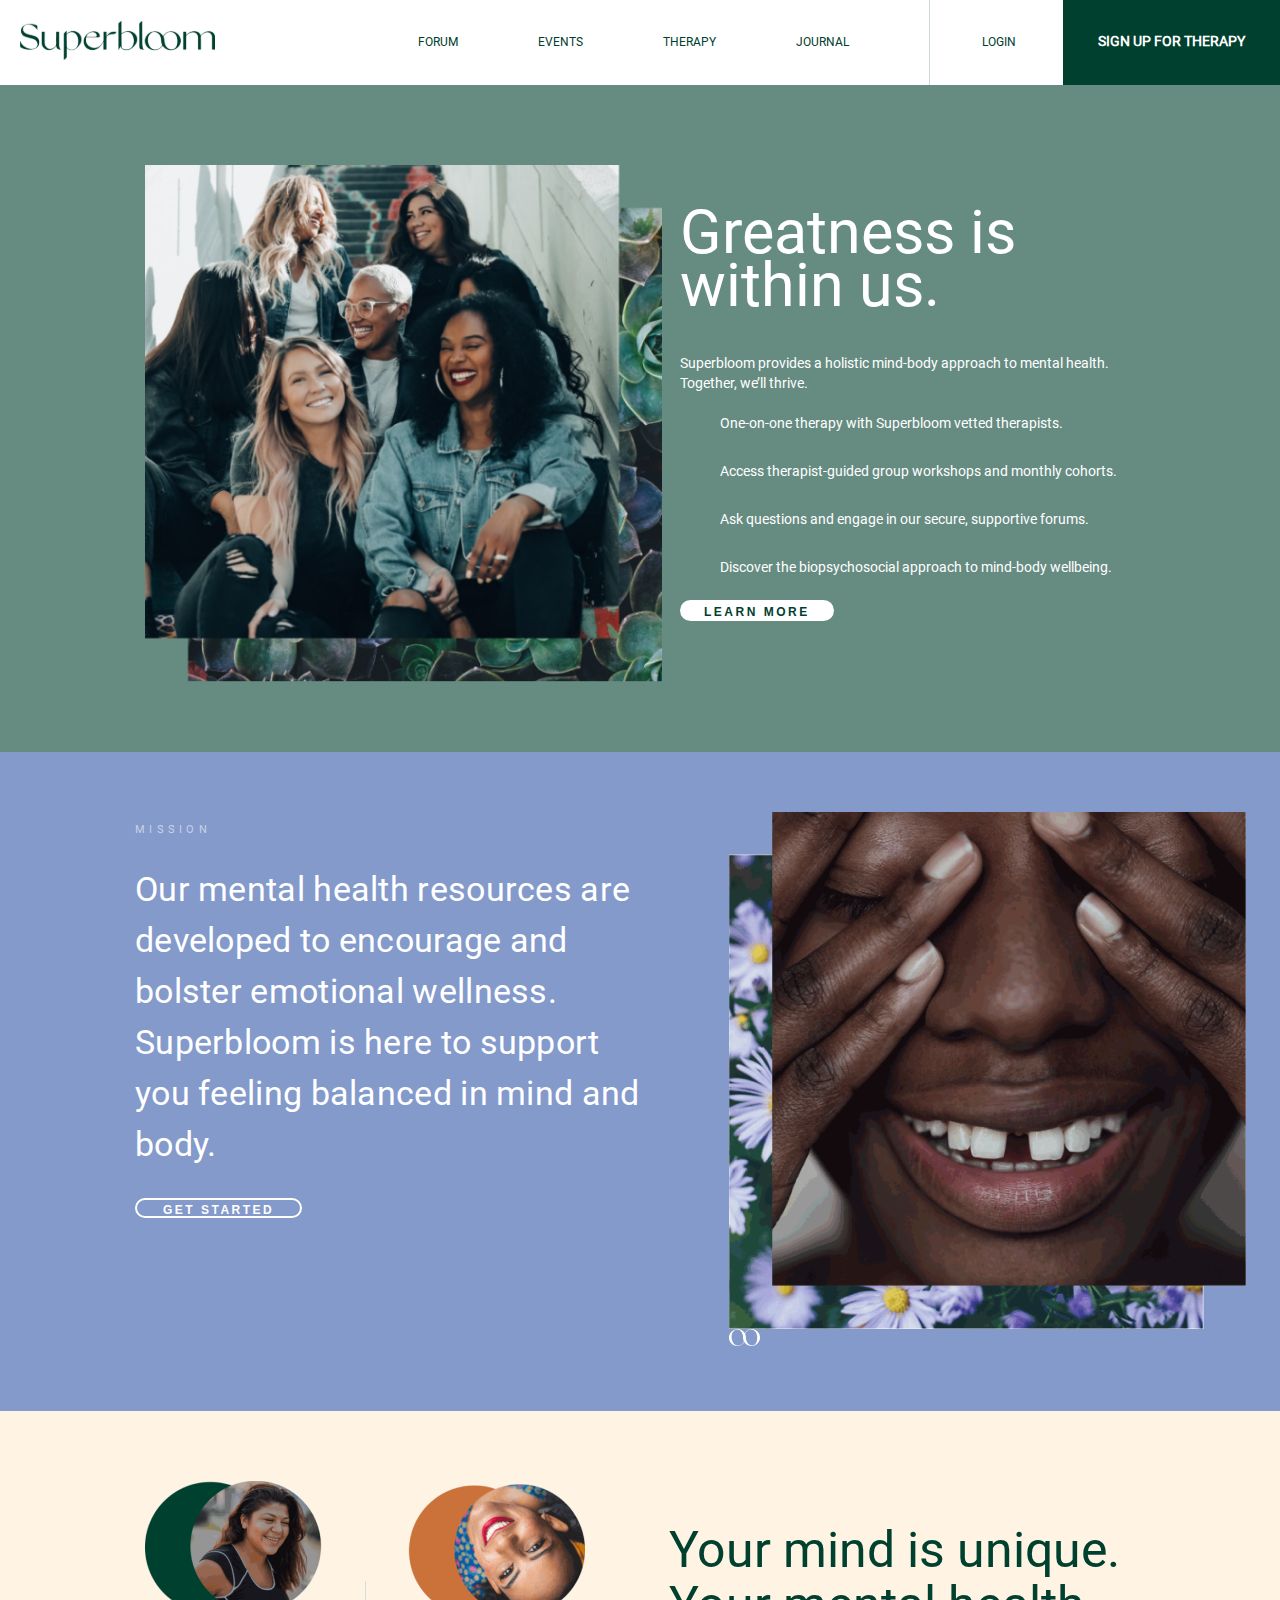
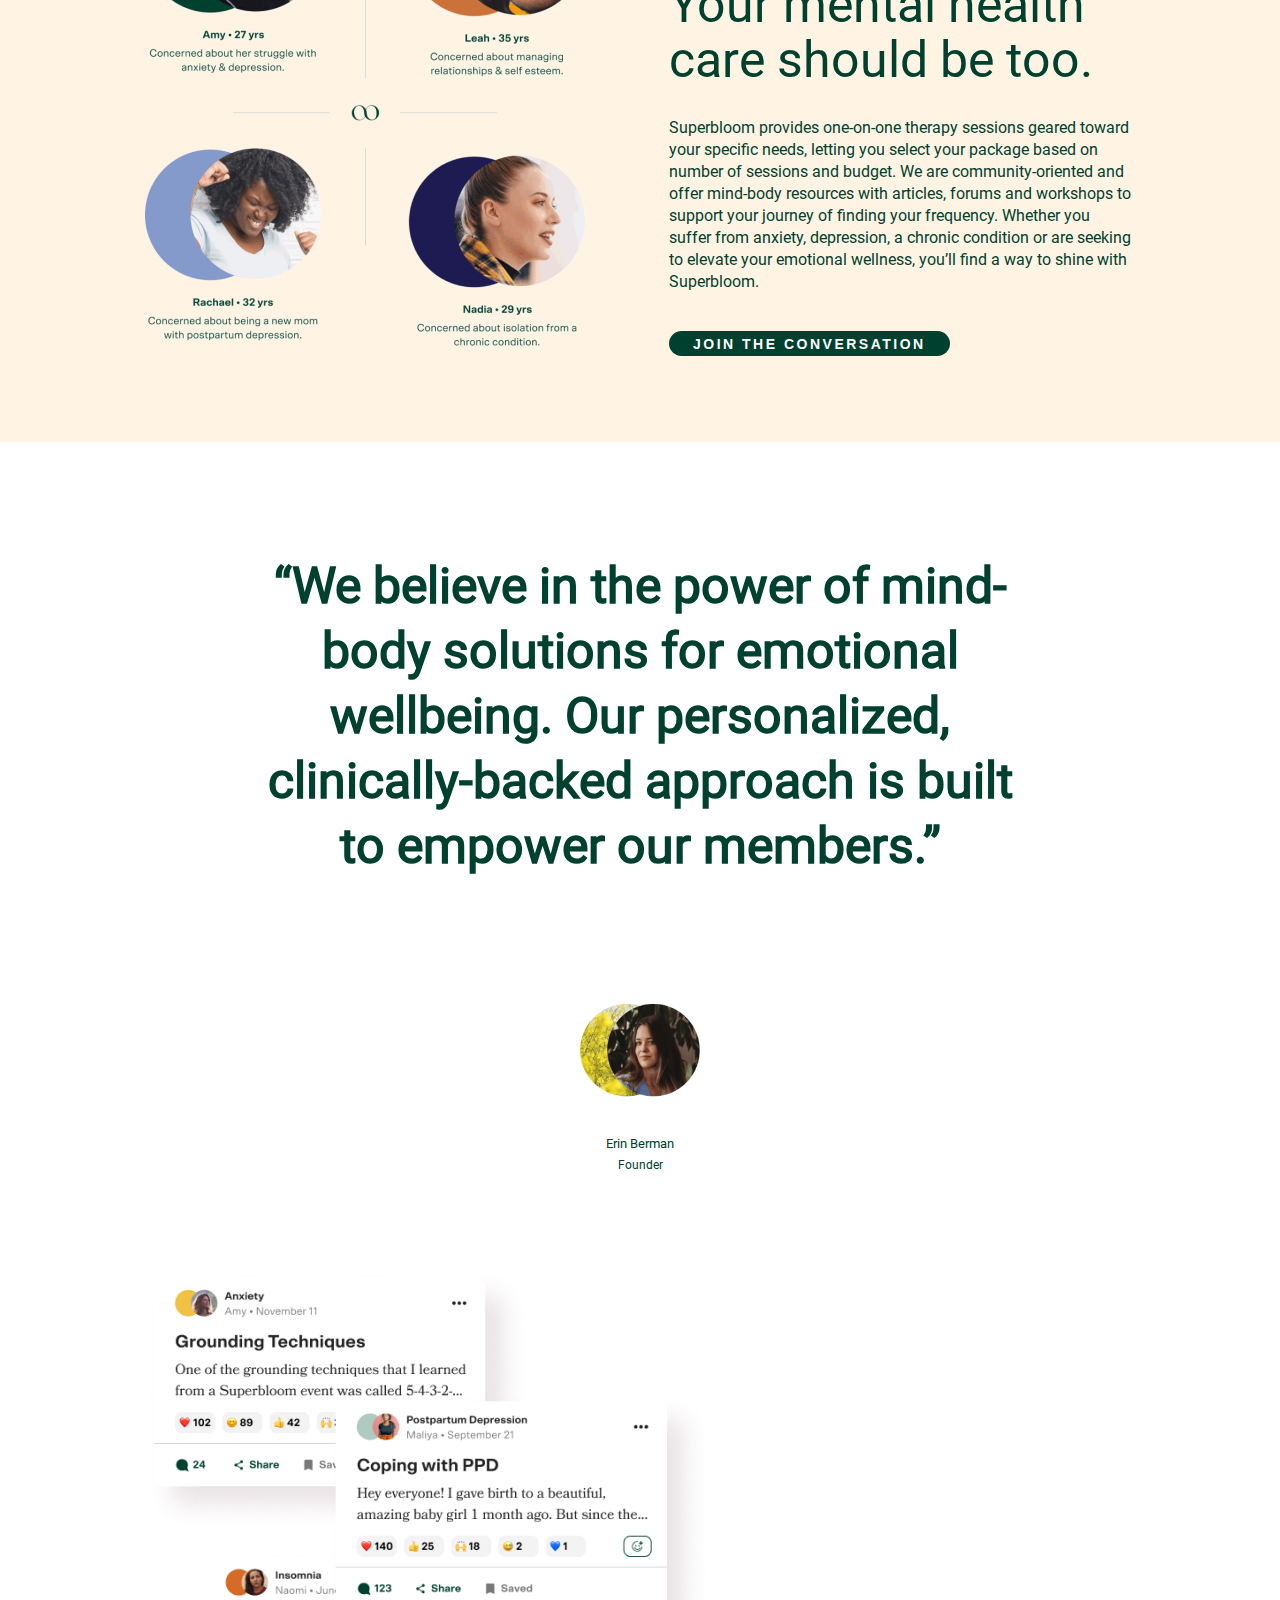
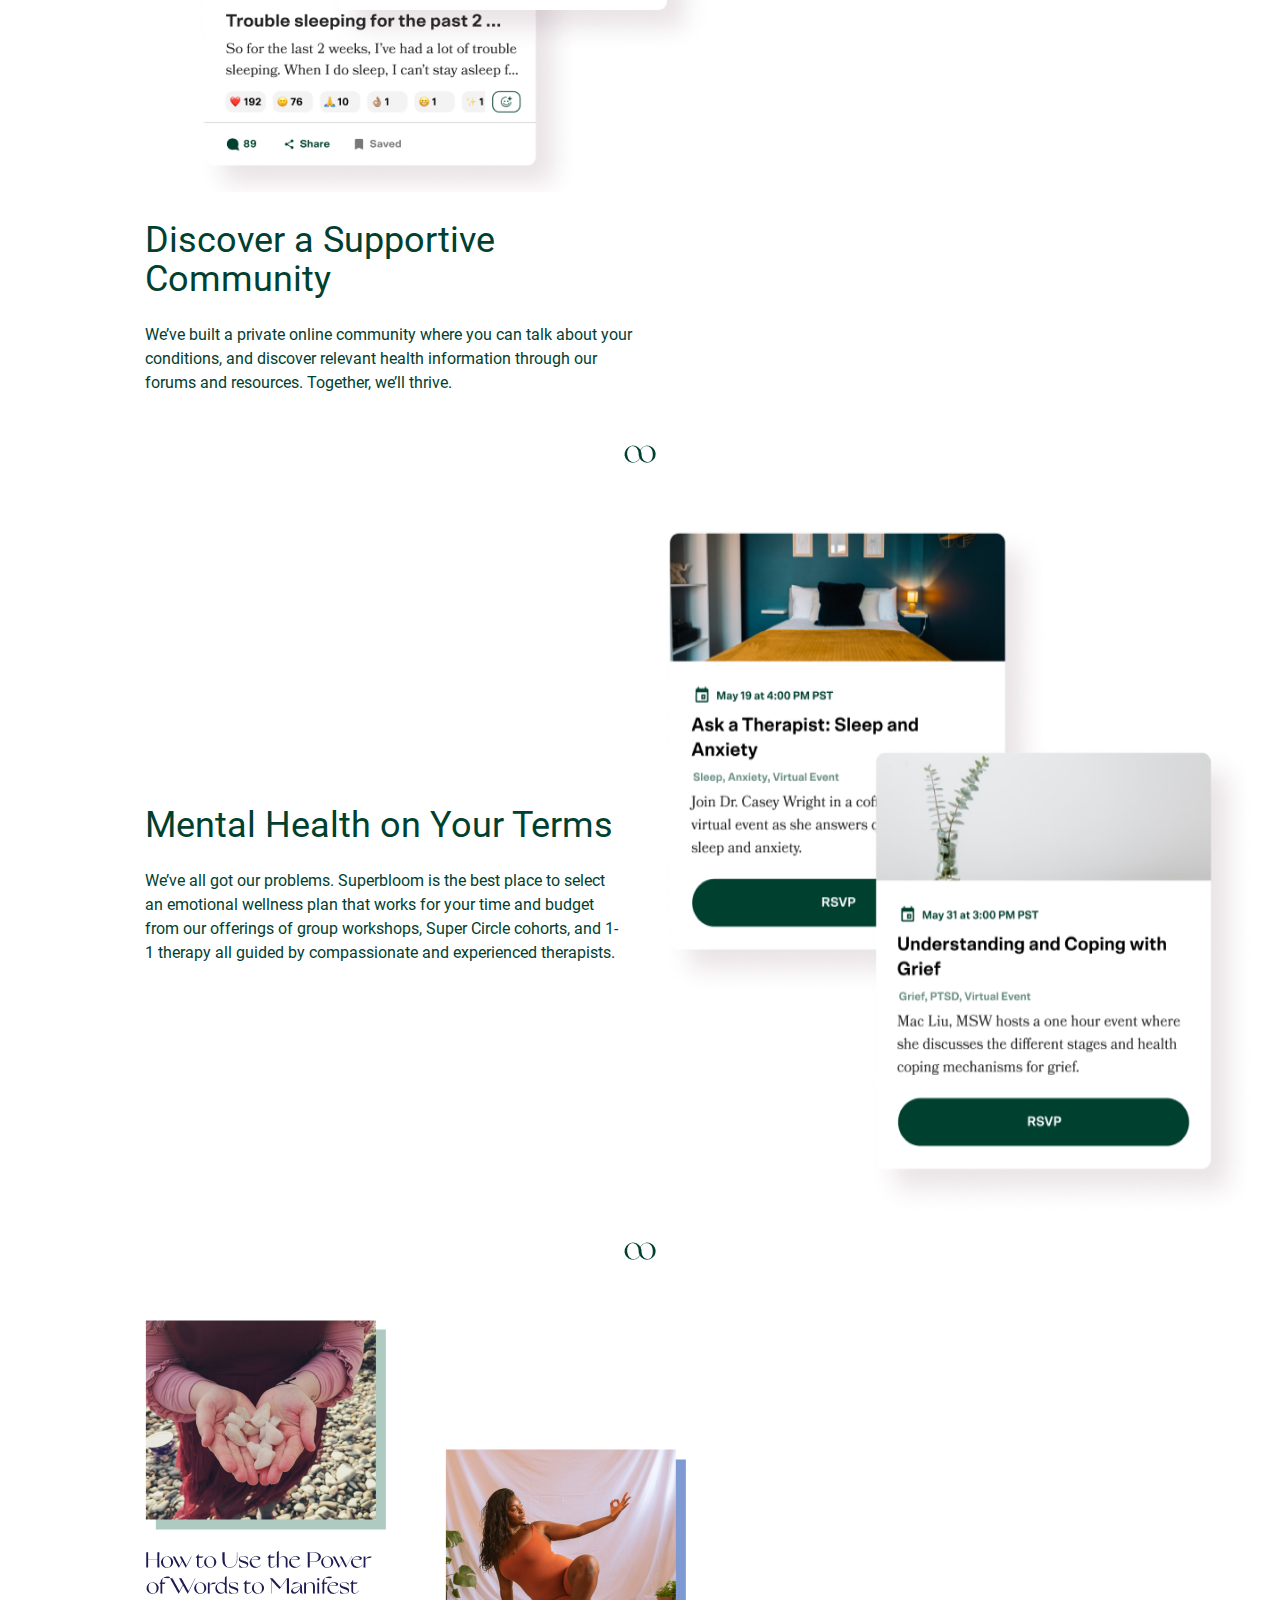
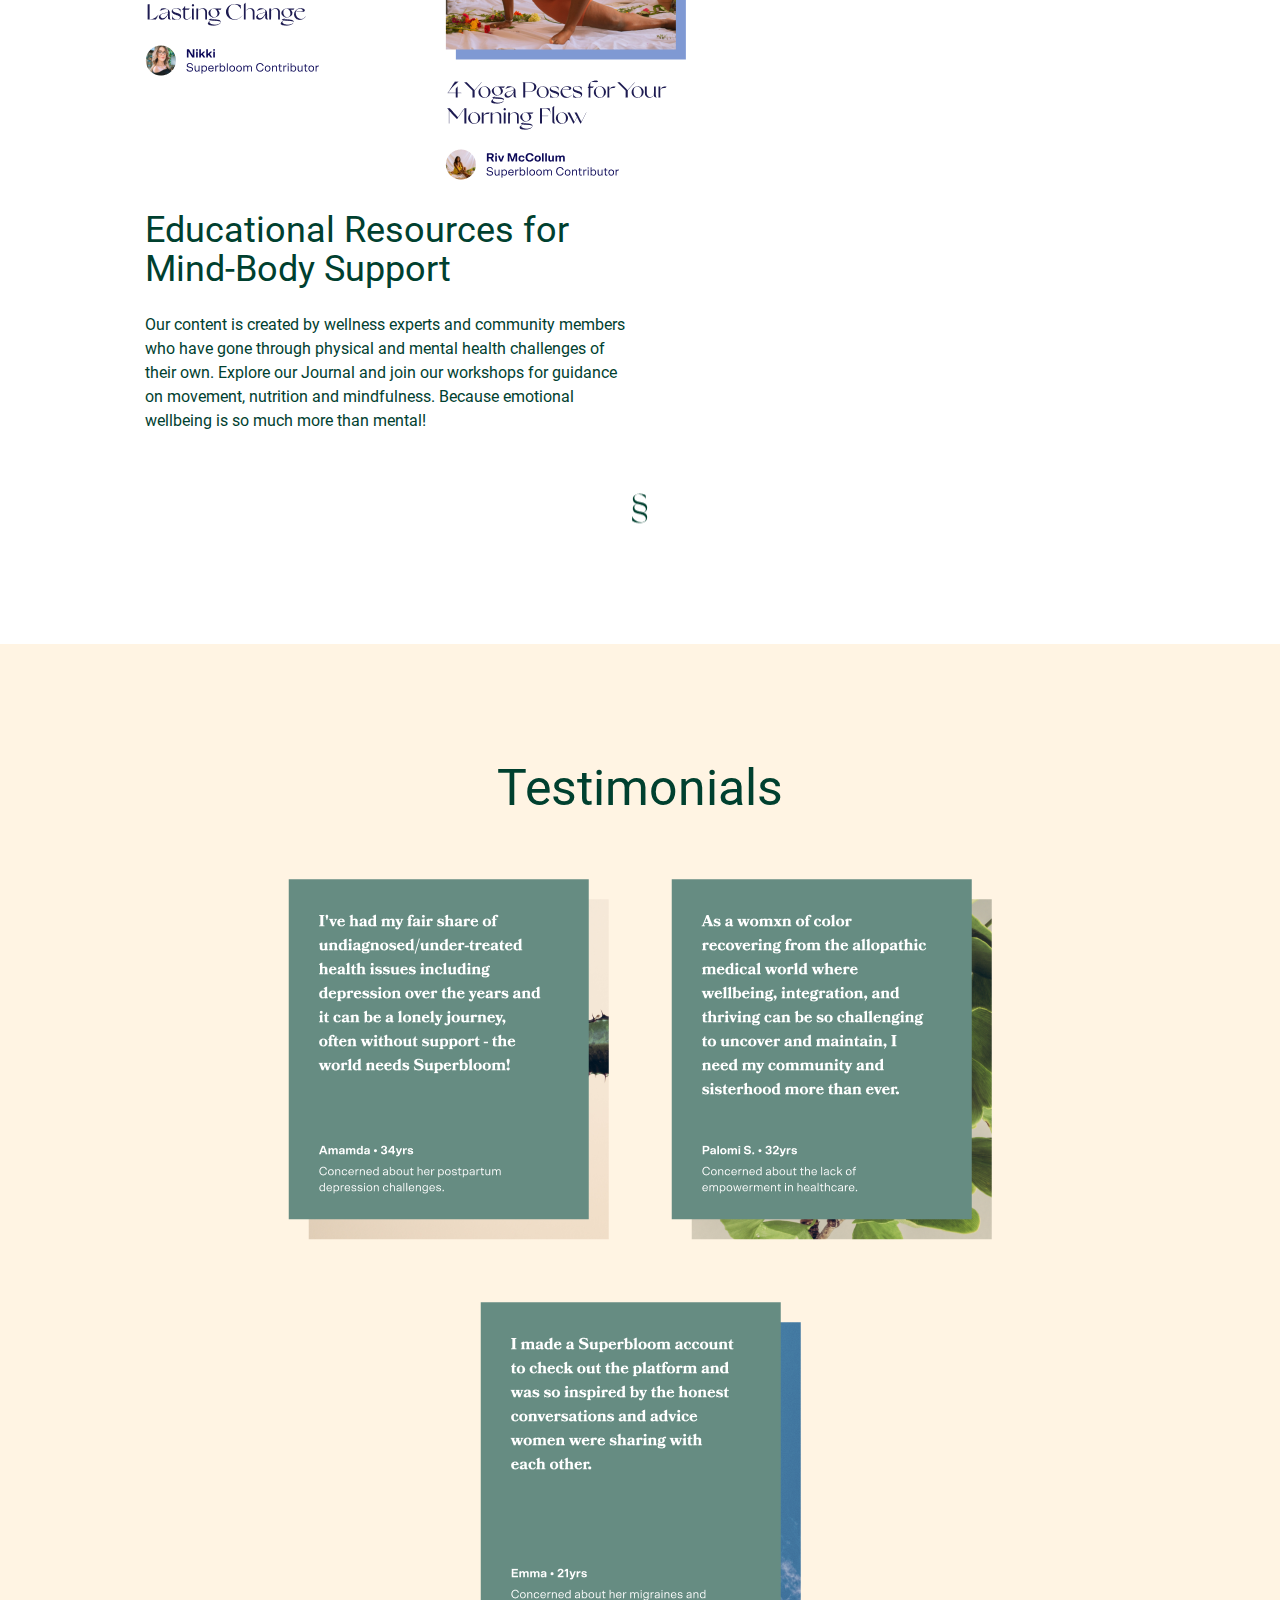
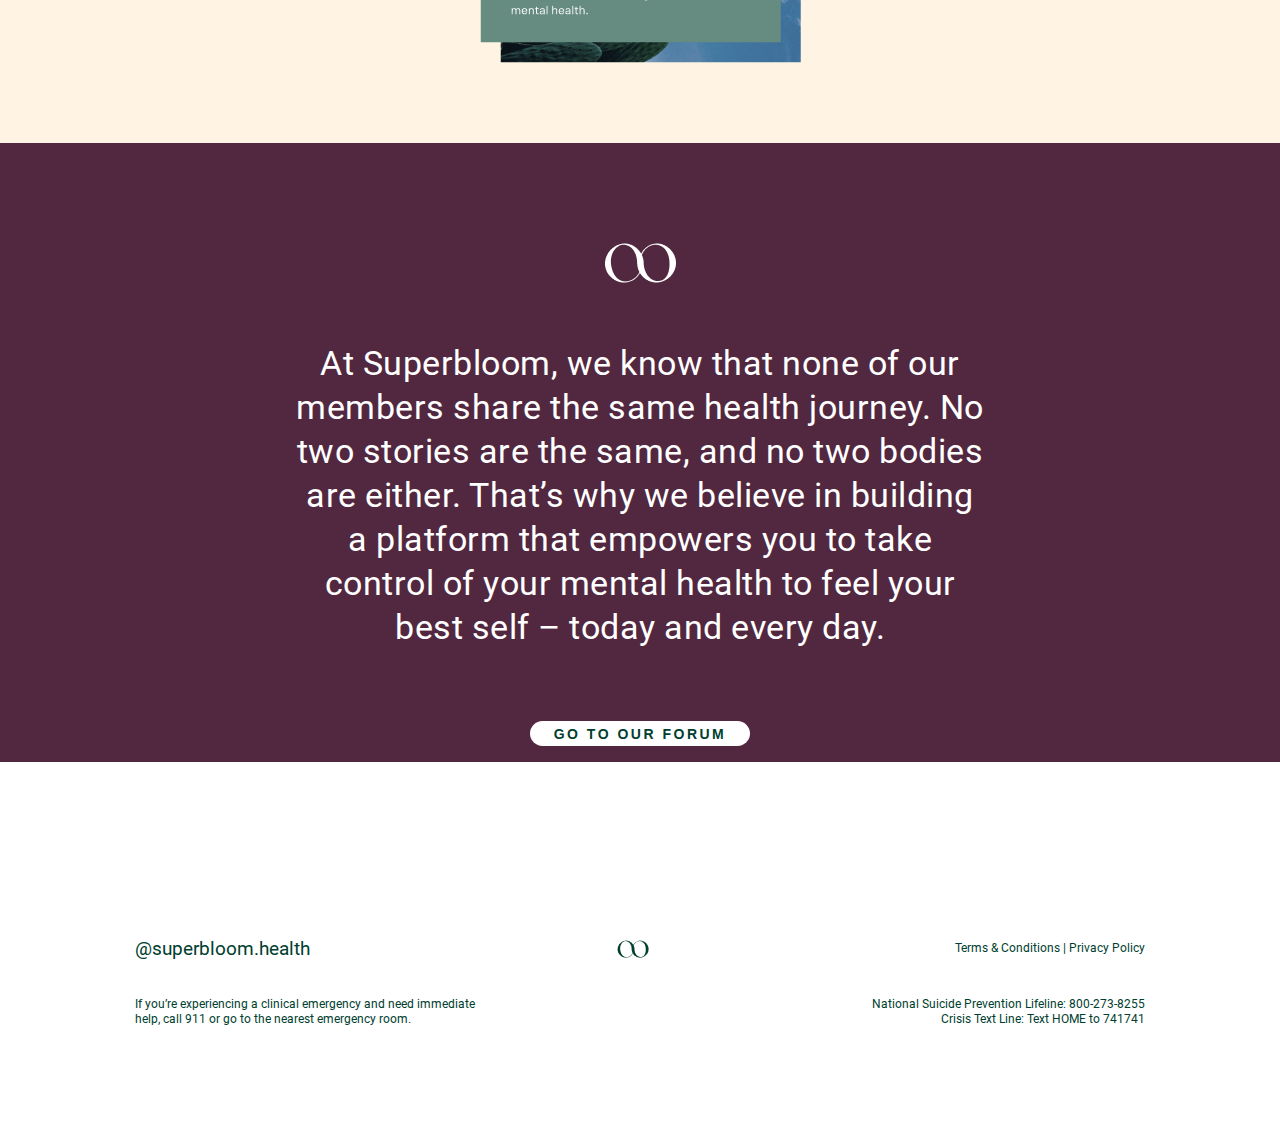
<file: task2/index.html>
<!DOCTYPE html>
<html lang="en">
<head>
    <meta charset="UTF-8">
    <meta http-equiv="X-UA-Compatible" content="IE=edge">
    <meta name="viewport" content="width=device-width, initial-scale=1.0">
    <link rel="stylesheet" href="style.css">
    
    <title>Superbloom</title>
</head>
<body>
    <header class="header">
        <div class="header_content">
            <div class="header_logo">
                <a href="#" class="header_logo_link">
                    <img src="img/Rectangle.svg" alt="superbloom">
                </a>
            </div>
                <nav class="header_nav">
                    <ul class="header_list">
                        <li class="list_item">
                            <a href="#" class="link">FORUM</a>
                        </li>
                        <li class="list_item">
                            <a href="#" class="link">EVENTS</a>
                        </li>
                        <li class="list_item">
                            <a href="#" class="link">THERAPY</a>
                        </li>
                        <li class="list_item">
                            <a href="#" class="link">JOURNAL</a>
                        </li>
                        <li class="list_item" id="log_item">
                            <a href="#" class="link">LOGIN</a>
                        </li>
                        <li class="list_item">
                            <div id="reg">
                                <div class="menu_block">
                                    <a href="#" id="reg_link">SIGN UP FOR THERAPY</a>
                                </div>
                            </div>
                        </li>
                    </ul>
                    <div class="hamburger">
                        <span class="bar"></span>
                        <span class="bar"></span>
                        <span class="bar"></span>
                    </div>
                </nav>
        </div>
    </header>
    <main class="content">
        <section class="section_1">
            <div class="section_1_content">
                <img src="img/first_img.png" alt="Greatness is within us." class="first_img">
                <div class="section_1_text">
                    <h1 class="section_1_main_text">
                        Greatness is within us.
                    </h1>
                    <p class="section_1_text_1">
                        Superbloom provides a holistic mind-body approach to mental health. Together, we’ll thrive.
                    </p>
                    <ul class="content_1_list">
                        <li class="content_1_list_text">One-on-one therapy with Superbloom vetted therapists.</li>
                        <li class="content_1_list_text">Access therapist-guided group workshops and monthly cohorts.</li>
                        <li class="content_1_list_text">Ask questions and engage in our secure, supportive forums.</li>
                        <li class="content_1_list_text">Discover the biopsychosocial approach to mind-body wellbeing.</li>
                    </ul> 
                    <p class="section_1_button">
                        <button class="section_1_button_text" onclick="document.location='#'">Learn More</button>
                    </p>   
                </div>
            </div>
        </section>
        <section class="section_2">
            <div class="section_2_content">
                <div class="section_2_text">
                    <p class="section_2_mission_text">
                        Mission
                    </p>
                    <h2 class="section_2_main_text">
                        Our mental health resources are developed to encourage and bolster emotional wellness. Superbloom is here to support you feeling balanced in mind and body.
                    </h2>
                    <p class="section_2_button">
                        <button class="section_2_button_text" onclick="document.location='#'">Get started</button>
                    </p>
                </div>
                <div class="section_2_img-sign">
                    <img src="img/second_img.png" alt="Mission" class="second_img">
                    <img src="img/sign.png" alt="infinity" class="sign">
                </div>
            </div>
        </section>
        <section class="section_3">
            <div class="section_3_content">
                <img src="img/third_img.png" alt="Mental health" class="third_img">
                <div class="section_3_text">
                    <h2 class="section_3_main_text">
                        Your mind is unique. Your mental health care should be too.
                    </h2>
                    <p class="section_3_text_1">
                        Superbloom provides one-on-one therapy sessions geared toward your specific needs, letting you select your package based on number of sessions and budget. We are community-oriented and offer mind-body resources with articles, forums and workshops to support your journey of finding your frequency. Whether you suffer from anxiety, depression, a chronic condition or are seeking to elevate your emotional wellness, you’ll find a way to shine with Superbloom.
                    </p>
                    <p class="section_3_button">
                        <button class="section_3_button_text" onclick="document.location='#'">Join the conversation</button>
                    </p>   
                </div>
            </div>
        </section>
        <section class="section_4">
            <div class="section_4_content">
                <h2 class="section_4_main_text">
                    “We believe in the power of mind-body solutions for emotional wellbeing. Our personalized, clinically-backed approach is built to empower our members.”
                </h2>
                <div class="section_4_img-text">
                    <img src="img/fourth_img.png" alt="Erin Berman" class="fourth_img">
                    <p class="section_4_text_1">
                        Erin Berman
                    </p>
                    <p class="section_4_text_2">
                        Founder
                    </p>
                </div>
            </div>
        </section>
        <section class="section_5">
            <div class="section_5_content">
                <div class="section_5_content_1">
                    <img src="img/fifth_img.png" alt="Supportive community" class="fifth_img">
                    <div class="section_5_content_1_text">
                        <h2 class="section_5_content_1_main_text">
                            Discover a Supportive Community
                        </h2>
                        <p class="section_5_content_1_text_1">
                            We’ve built a private online community where you can talk about your conditions, and discover relevant health information through our forums and resources. Together, we’ll thrive.
                        </p>
                    </div>
                </div>
                <img src="img/sign_green.png" alt="infinity green" class="sign_green">
                <div class="section_5_content_2">
                    <div class="section_5_content_2_text">
                        <h2 class="section_5_content_2_main_text">
                            Mental Health on Your Terms
                        </h2>
                        <p class="section_5_content_2_text_1">
                            We’ve all got our problems. Superbloom is the best place to select an emotional wellness plan that works for your time and budget from our offerings of group workshops, Super Circle cohorts, and 1-1 therapy all guided by compassionate and experienced therapists.                        
                        </p>
                    </div>
                    <img src="img/sixth_img.png" alt="Terms of mental health" class="sixth_img">
                </div>
                <img src="img/sign_green.png" alt="infinity green" class="sign_green">
                <div class="section_5_content_3">
                    <img src="img/seventh_img.png" alt="Mind-Body Support" class="seventh_img">
                    <div class="section_5_content_3_text">
                        <h2 class="section_5_content_3_main_text">
                            Educational Resources for Mind-Body Support
                        </h2>
                        <p class="section_5_content_3_text_1">
                            Our content is created by wellness experts and community members who have gone through physical and mental health challenges of their own. Explore our Journal and join our workshops for guidance on movement, nutrition and mindfulness. Because emotional wellbeing is so much more than mental!
                        </p>
                    </div>
                </div>
                <img src="img/sign_rotate_green.png" alt="paragraph green" class="sign_rotate_green">
            </div>
        </section>
        <section class="section_6">
            <div class="section_6_content">
                <h2 class="section_6_main_text">
                    Testimonials
                </h2>
                <div class="section_6_testimonials">
                    <img src="img/eighth_img.png" alt="testimonial_1" class="eighth_img">
                    <img src="img/ninth_img.png" alt="testimonial_2" class="ninth_img">
                    <img src="img/tenth_img.png" alt="testimonial_3" class="tenth_img">
                </div>
            </div>
        </section>
        <section class="section_7">
            <div class="section_7_content">
                <img src="img/sign_last.png" alt="infinity" class="sign_last">
                <h2 class="section_7_main_text">
                    At Superbloom, we know that none of our members share the same health journey. No two stories are the same, and no two bodies are either. That’s why we believe in building a platform that empowers you to take control of your mental health to feel your best self – today and every day.
                </h2>
                <p class="section_3_button">
                    <button class="section_7_button_text" onclick="document.location='#'">Go to our forum</button>
                </p>
            </div>
        </section>
    </main>
    <footer class="footer">
        <div class="footer_content">
            <div class="footer_content_1">
                <p>
                    <a href="#" class="instagram_link">@superbloom.health</a>
                </p>
                <img src="img/sign_green.png" alt="infinity green" class="sign_green_last">
                <p class="policy">
                    Terms & Conditions | Privacy Policy
                </p>
            </div>
            <div class="footer_content_2">
                <p class="immediate_help">
                    If you’re experiencing a clinical emergency and need immediate help, call 911 or go to the nearest emergency room.
                </p>
                <div class="contacts">
                    <p class="contact">
                        National Suicide Prevention Lifeline: <a href="tel:800-273-8255" class="tel">800-273-8255</a>
                    </p>
                    <p class="contact">
                        Crisis Text Line: Text HOME to <a href="tel:741741" class="tel">741741</a>
                    </p>
                </div>
            </div>
        </div>
    </footer>
    <script src="menu.js" type="text/javascript"></script>
</body>
</html>
</file>
<file: task2/style.css>
@font-face {
    font-family: 'Roboto';
    font-style: normal;
    font-weight: 400;
    src: local(''),
         url('fonts/roboto-v30-latin-regular.woff2') format('woff2'),
         url('fonts/roboto-v30-latin-regular.woff') format('woff');
  }
body {
    margin: 0;
    font-family: 'Roboto';
    font-style: normal;
    font-weight: 400;
    font-size: 16px;
}
.header {
    height: 85px;
    position: fixed;
    z-index: 9;
    background-color: #ffff;
    top: 0;
    left: 0;
    width: 100%;
}
.header_content {
    display: flex;
    flex-wrap: wrap;
    justify-content: space-between;
    margin-left: 20px;
    align-items: center;
}
.header_list {
    display: flex;
    flex-wrap: wrap;
    gap: 80px;
    list-style-type: none;
    margin: 0;
}
.link {
    font-size: 12px;
    line-height: 15px;
    color: #00402F;
    text-decoration: none;
    text-align: center;
    display: inline-block;
    vertical-align: middle;
}
#reg_link {
    font-size: 14px;
    line-height: 12px;
    font-weight: 700;
    text-align: center;
    text-decoration: none;
    color: #ffff;
    padding: 35px;
}
.list_item {
    display: flex;
    align-items: center;
}
.menu_block {
    display: flex;
    align-items: center;
}
#reg {
    background-color: #00402F;
    height: 85px;
    left: 0%;
    right: 0%;
    top: 0px;    
}

#log_item {
    border-left: 1px solid rgba(0, 64, 47, 0.2);
    height: 85px;
    width: 1px;
    padding-left: 52px;
}
.section_1 {
    height: auto;
    background-color: #668C82;
    color: #ffff;
}
.section_1_content {
    margin-left: 145px;
    margin-right: 145px;
    padding-bottom: 70px;
    padding-top: 165px;
    display: grid;
    grid-template-columns:  repeat(auto-fit, minmax(450px, 1fr));
    column-gap: 80px;
}
.first_img {
    width: 546px;
    height: 547px;
}
.section_1_main_text {
    font-weight: 400;
    font-size: 61px;
    line-height: 53px;
    max-width: 344px;
}
.section_1_text_1 {
    font-size: 14px;
    line-height: 20px;
    max-width: 516px;
}
.content_1_list {
    list-style-type: none;
    font-size: 14px;
    
}
.content_1_list_text {
    line-height: 33px;
}
.content_1_list_text:not(:last-child) {
    margin-bottom: 15px;
}
.section_1_button_text {
    font-weight: 700;
    font-size: 12px;
    line-height: 22px;
    text-align: center;
    letter-spacing: 2.5px;
    text-transform: uppercase;
    color: #00402F;
    height: 21px;
    background-color: #FFFFFF;
    border-radius: 50px;
    border-width: 0;
    padding-left: 24px;
    padding-right: 24px;
}
.section_2 {
    height: auto;
    background-color: #849ACB;
    color: #ffff;
}
.section_2_content {
    margin-left: 135px;
    margin-right: 41px;
    padding-bottom: 65px;
    padding-top: 60px;
    display: grid;
    grid-template-columns: repeat(auto-fit, minmax(450px, 1fr));
    column-gap: 83px;
}
.section_2_mission_text {
    font-size: 11px;
    line-height: 13px;
    letter-spacing: 4.3px;
    text-transform: uppercase;
    color: rgba(255, 255, 255, 0.57);
}
.section_2_main_text {
    font-size: 34px;
    line-height: 51px;
    letter-spacing: 0.3px;
    font-weight: 400;
    max-width: 549px;
}
.section_2_button_text {
    font-weight: 700;
    font-size: 12px;
    line-height: 20px;
    text-align: center;
    letter-spacing: 2.5px;
    text-transform: uppercase;
    color: #FFFFFF;
    height: 20px;
    background-color: transparent;
    border-radius: 50px;
    border: 2px solid #FFFFFF;
    padding: 0 26px;
}
.first_img {
    width: 517px;
    height: 517px;
}
.section_2_img-sign {
    display: flex;
    align-items: center;
    flex-wrap: wrap;
    justify-content: space-between;
}
.section_3 {
    height: auto;
    background-color: #FFF4E3;
    color: #00402F;
}
.section_3_content {
    margin-left: 145px;
    margin-right: 145px;
    padding-bottom: 70px;
    padding-top: 70px;
    display: grid;
    grid-template-columns: repeat(auto-fit, minmax(450px, 1fr));
    column-gap: 58px;
}
.third_img {
    width: 440px;
    height: 468px;
}
.section_3_main_text {
    font-weight: 400;
    font-size: 50px;
    line-height: 55px;
    margin-bottom: 29px;
}
.section_3_text_1 {
    line-height: 22px;
    max-width: 615px;
    margin-bottom: 38px;
}
.section_3_button_text {
    font-weight: 700;
    font-size: 14px;
    line-height: 25px;
    text-align: center;
    letter-spacing: 2.5px;
    text-transform: uppercase;
    color: #FFFFFF;
    height: 25px;
    background-color: #00402F;
    border-radius: 50px;
    border-width: 0;
    padding-left: 24px;
    padding-right: 24px;
}
.section_4 {
    height: auto;
    background-color: #ffffff;
    color: #00402F;
    margin-bottom: 55px;
}
.section_4_content {
    margin-left: 250px;
    margin-right: 250px;
    padding-top: 71px;
    margin-bottom: 11px;
    display: flex;
    flex-direction: column;
    flex-wrap: wrap;
    align-items: center;
    gap: 83px;
}
.section_4_main_text {
    font-size: 50px;
    line-height: 65px;
    text-align: center;
}
.fourth_img {
    width: 120px;
    height: 94px;
    margin-bottom: 20px;
}
.section_4_text_1 {
    font-size: 13px;
    line-height: 18px;
    text-align: center;
    margin-bottom: 5px;
}
.section_4_text_2 {
    font-size: 12px;
    line-height: 15px;
    text-align: center;
    margin-top: 0;
    margin-bottom: 40px;
}
.section_5_content {
    height: auto;
    background-color: #ffffff;
    color: #00402F;
    margin-left: 145px;
    margin-right: 145px;
}
.fifth_img {
    width: 566px;
    height: 524px;
}
.section_5_content_1 {
    display: grid;
    grid-template-columns: repeat(auto-fit, minmax(550px, 1fr));
    align-items: center;
    margin-bottom: 50px;
    column-gap: 11px;
}
.section_5_content_1_main_text {
    font-weight: 400;
    font-size: 36px;
    line-height: 39px;
    max-width: 368px;
    margin-bottom: 24px;
}
.section_5_content_1_text_1 {
    line-height: 24px;
    margin: 0;
    max-width: 502px;
}
.sign_green {
    display: block;
    margin: auto;
    margin-bottom: 60px;
}
.section_5_content_2 {
    display: grid;
    grid-template-columns: repeat(auto-fit, minmax(450px, 1fr));
    align-items: center;
    margin-bottom: 25px;
    column-gap: 41px;
}
.section_5_content_2_main_text {
    font-weight: 400;
    font-size: 36px;
    line-height: 39px;
    max-width: 493px;
    margin-bottom: 24px;
}
.section_5_content_2_text_1 {
    line-height: 24px;
    margin: 0;
    max-width: 494px;
}
.sixth_img {
    width: 595px;
    height: 694px;
}
.seventh_img {
    width: 541px;
    height: 461px;
}
.section_5_content_3 {
    display: grid;
    grid-template-columns: repeat(auto-fit, minmax(500px, 1fr));
    align-items: center;
    margin-bottom: 60px;
    column-gap: 73px;
}
.section_5_content_3_main_text {
    font-weight: 400;
    font-size: 36px;
    line-height: 39px;
    max-width: 439px;
    margin-bottom: 24px;
}
.section_5_content_3_text_1 {
    line-height: 24px;
    margin: 0;
    max-width: 487px;
}
.sign_rotate_green {
    display: block;
    margin: auto;
    margin-bottom: 120px;
}
.section_6 {
    height: auto;
    background-color: #FFF4E3;
    color: #00402F;
}
.section_6_content {
    margin-left: 135px;
    margin-right: 135px;
    padding-top: 80px;
    padding-bottom: 80px;
}
.section_6_main_text {
    font-weight: 400;
    font-size: 50px;
    line-height: 45px;
    text-align: center;
    margin-bottom: 68px;
}
.section_6_testimonials {
    display: flex;
    flex-wrap: wrap;
    justify-content: center;
    gap: 62px;
}
.section_7 {
    height: auto;
    background-color: #522840;
    color: #ffffff;
}
.section_7_content {
    display: flex;
    flex-direction: column;
    align-items: center;
    margin-left: 295px;
    margin-right: 295px;
    padding-top: 100px;
    margin-bottom: 100px;
    text-align: center;
}
.sign_last {
    display: block;
    margin: auto;
    margin-bottom: 30px;
}
.section_7_main_text {
    font-weight: 400;
    font-size: 34px;
    line-height: 44px;
    letter-spacing: 0.5px;
    max-width: 818px;
    margin-bottom: 56px;
}
.section_7_button_text {
    font-weight: 700;
    font-size: 14px;
    line-height: 25px;
    text-align: center;
    letter-spacing: 2.5px;
    text-transform: uppercase;
    color: #00402F;
    height: 25px;
    width: max-content;
    background-color: #ffffff;
    border-radius: 50px;
    border-width: 0;
    padding-left: 24px;
    padding-right: 24px;
}
.footer {
    height: 266px;
    background-color: #FFFFFF;
    color: #00402F;
}
.footer_content {
    margin-left: 135px;
    margin-right: 135px;
    padding-top: 61px;
}
.footer_content_1 {
    display: flex;
    justify-content: space-between;
    flex-wrap: wrap;
    align-items: center;
    margin-bottom: 10px;
}
.instagram_link {
    text-decoration: none;
    color: #00402F;
    font-size: 19px;
    line-height: 20px;
}
.sign_green_last {
    width: 32px;
    height: 18px;
}
.policy {
    font-size: 12px;
    line-height: 15px;
    text-align: right;
}
.footer_content_2 {
    display: flex;
    justify-content: space-between;
    flex-wrap: wrap;
    align-items: center;
}
.immediate_help {
    font-size: 12px;
    line-height: 15px;
    max-width: 360px;
}
.contacts {
    font-size: 12px;
    line-height: 15px;
    text-align: right;
}
.contact {
    margin: 0;
}
.tel {
    text-decoration: none;
    color: #00402F;
}

@media screen and (max-width: 800px){
    .first_img, .second_img, .third_img, .fifth_img, .sixth_img, .seventh_img {
        width: 500px;
        height: auto;
    }
    .section_1_content, .section_2_content, .section_3_content, .section_4_content, .section_5_content, .footer_content {
        margin-left: auto;
        margin-right: auto;
    }
}
@media screen and (max-width: 600px){
    .first_img, .second_img, .third_img, .fifth_img, .sixth_img, .seventh_img {
        width: 300px;
        height: auto;
    }
}

.hamburger {
    display: none;
}

.bar {
    display: block;
    width: 25px;
    height: 3px;
    margin: 5px auto;
    -webkit-transition: all 0.3s ease-in-out;
    transition: all 0.3s ease-in-out;
    background-color: #00402F;
}
@media only screen and (max-width: 1140px) {
    .header_list {
        position: absolute;
        left: -100%;
        top: 5rem;
        flex-direction: column;
        gap: 0;
        background-color: #fff;
        border-radius: 10px;
        text-align: center;
        transition: 0.3s;
        box-shadow: 0 10px 27px rgba(0, 0, 0, 0.05);
    }
    .header_list.active {
        left: 0;
        width: 100%;
    }
    .list_item {
        margin: 2.5rem 0;
    }

    .hamburger {
        display: block;
        cursor: pointer;
    }

    .hamburger.active .bar:nth-child(2) {
        opacity: 0;
    }

    .hamburger.active .bar:nth-child(1) {
        transform: translateY(8px) rotate(45deg);
    }

    .hamburger.active .bar:nth-child(3) {
        transform: translateY(-8px) rotate(-45deg);
    }


}
</file>
